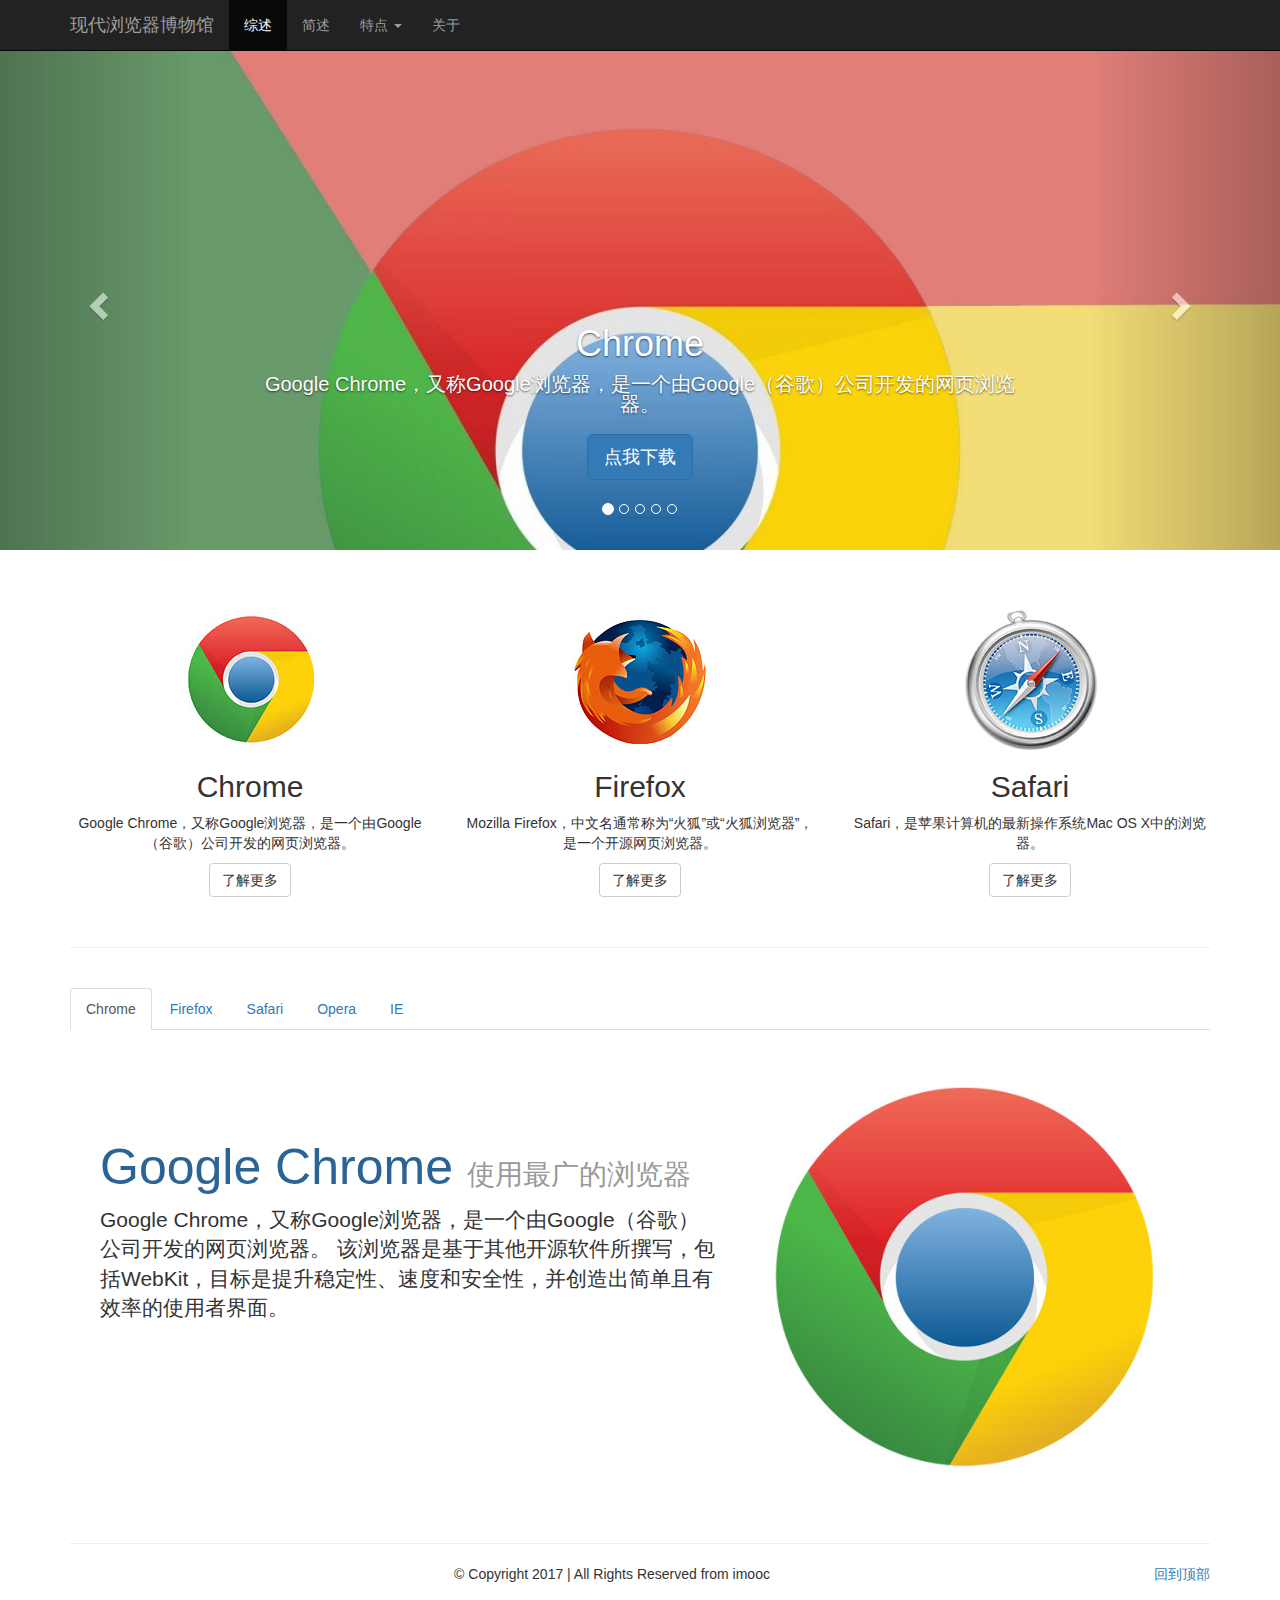
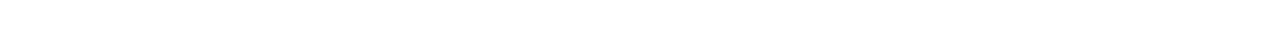
<file: index.html>
<!DOCTYPE html>
<html lang="en">
<head>
    <meta charset="UTF-8">
    <meta http-equiv="X-UA-COMPATIBLE" content="IE=edge">
    <meta name="viewport" content="width=device-width, initial-scale=1">
    <title>现代浏览器博物馆</title>
    <link rel="stylesheet" href="css/bootstrap.min.css">
    <link rel="stylesheet" href="css/index.css">
    <!--[if lt IE 9]>
    <script src="js/html5shiv.js"></script>
    <script src="js/respond.min.js"></script>
    <![endif]-->
</head>
<body>
    <nav class="navbar navbar-default navbar-fixed-top navbar-inverse">
        <div class="container">
            <!-- Brand and toggle get grouped for better mobile display -->
            <div class="navbar-header">
                <button type="button" class="navbar-toggle collapsed" data-toggle="collapse"
                        data-target="#demo-navbar" aria-expanded="false">
                    <span class="sr-only">Toggle navigation</span>
                    <span class="icon-bar"></span>
                    <span class="icon-bar"></span>
                    <span class="icon-bar"></span>
                </button>
                <a class="navbar-brand" href="#">现代浏览器博物馆</a>
            </div>

            <!-- Collect the nav links, forms, and other content for toggling -->
            <div class="collapse navbar-collapse" id="demo-navbar">
                <ul class="nav navbar-nav">
                    <li class="active"><a href="#carousel-example-generic">综述<span class="sr-only">(current)</span></a></li>
                    <li><a href="#summary-container">简述</a></li>
                    <li class="dropdown">
                        <a href="#" class="dropdown-toggle" data-toggle="dropdown" role="button"
                           aria-haspopup="true" aria-expanded="false">特点 <span class="caret"></span></a>
                        <ul class="dropdown-menu">
                            <li><a href="#chrome">Chrome</a></li>
                            <li><a href="#firefox">Firefox</a></li>
                            <li><a href="#safari">Safari</a></li>
                            <li><a href="#opera">Opera</a></li>
                            <li><a href="#ie">IE</a></li>
                        </ul>
                    </li>
                    <li><a href="#" data-toggle="modal" data-target="#about">关于</a></li>
                </ul>
            </div><!-- /.navbar-collapse -->
        </div><!-- /.container-fluid -->
    </nav>
    <div id="carousel-example-generic" class="carousel slide" data-ride="carousel">
        <!-- Indicators -->
        <ol class="carousel-indicators">
            <li data-target="#carousel-example-generic" data-slide-to="0" class="active"></li>
            <li data-target="#carousel-example-generic" data-slide-to="1"></li>
            <li data-target="#carousel-example-generic" data-slide-to="2"></li>
            <li data-target="#carousel-example-generic" data-slide-to="3"></li>
            <li data-target="#carousel-example-generic" data-slide-to="4"></li>
        </ol>

        <!-- Wrapper for slides -->
        <div class="carousel-inner" role="listbox">
            <div class="item active">
                <img src="images/chrome-big.jpg" alt="chrome">
                <div class="carousel-caption">
                    <h1>Chrome</h1>
                    <p>Google Chrome，又称Google浏览器，是一个由Google（谷歌）公司开发的网页浏览器。</p>
                    <p><a class="btn btn-primary btn-lg" href="http://www.google.cn/intl/zh-CN/chrome/browser/"
                    target="_blank">点我下载</a></p>
                </div>
            </div>
            <div class="item">
                <img src="images/firefox-big.jpg" alt="firefox">
                <div class="carousel-caption">
                    <h1>Firefox</h1>
                    <p>Mozilla Firefox，中文名通常称为“火狐”或“火狐浏览器”，是一个开源网页浏览器。</p>
                    <p><a class="btn btn-lg btn-primary" href="http://www.firefox.com.cn/download/" target="_blank"
                          role="button">点我下载</a></p>
                </div>
            </div>
            <div class="item">
                <img src="images/safari-big.jpg" alt="safari">
                <div class="carousel-caption">
                    <h1>Safari</h1>
                    <p>Safari，是苹果计算机的最新操作系统Mac OS X中的浏览器。</p>
                    <p><a class="btn btn-lg btn-primary" href="http://www.apple.com/cn/safari/" target="_blank"
                          role="button">点我下载</a></p>
                </div>
            </div>
            <div class="item">
                <img src="images/opera-big.jpg" alt="opera">
                <div class="carousel-caption">
                    <h1>Opera</h1>
                    <p>Opera浏览器，是一款挪威Opera Software ASA公司制作的支持多页面标签式浏览的网络浏览器。</p>
                    <p><a class="btn btn-lg btn-primary" href="http://www.opera.com/zh-cn" target="_blank"
                          role="button">点我下载</a></p>
                </div>
            </div>
            <div class="item">
                <img src="images/ie-big.jpg" alt="ie">
                <div class="carousel-caption">
                    <h1>IE</h1>
                    <p>Internet Explorer，简称 IE，是微软公司推出的一款网页浏览器。</p>
                    <p><a class="btn btn-lg btn-primary" href="http://ie.microsoft.com/" target="_blank"
                          role="button">点我下载</a></p>
                </div>
            </div>
        </div>
        <!-- Controls -->
        <a class="left carousel-control" href="#carousel-example-generic" role="button" data-slide="prev">
            <span class="glyphicon glyphicon-chevron-left" aria-hidden="true"></span>
            <span class="sr-only">Previous</span>
        </a>
        <a class="right carousel-control" href="#carousel-example-generic" role="button" data-slide="next">
            <span class="glyphicon glyphicon-chevron-right" aria-hidden="true"></span>
            <span class="sr-only">Next</span>
        </a>
    </div>
    <div class="container" id="summary-container">
        <div class="row">
            <div class="col-md-4">
                <img src="images/chrome-logo-small.jpg" alt="chrome">
                <h2>Chrome</h2>
                <p>Google Chrome，又称Google浏览器，是一个由Google（谷歌）公司开发的网页浏览器。</p>
                <p><a class="btn btn-default" href="#chrome" role="button">了解更多</a></p>
            </div>
            <div class="col-md-4">
                <img class="img-circle" src="images/firefox-logo-small.jpg" alt="firefox">
                <h2>Firefox</h2>
                <p>Mozilla Firefox，中文名通常称为“火狐”或“火狐浏览器”，是一个开源网页浏览器。</p>
                <p><a class="btn btn-default" href="#firefox" role="button">了解更多</a></p>
            </div>
            <div class="col-md-4">
                <img class="img-circle" src="images/safari-logo-small.jpg" alt="safari">
                <h2>Safari</h2>
                <p>Safari，是苹果计算机的最新操作系统Mac OS X中的浏览器。</p>
                <p><a class="btn btn-default" href="#safari" role="button">了解更多</a></p>
            </div>
        </div>
        <hr>
        <!-- Nav tabs -->
        <ul class="nav nav-tabs" role="tablist" id="tab-list">
            <li role="presentation" class="active"><a href="#chrome" aria-controls="home" role="tab" data-toggle="tab">Chrome</a></li>
            <li role="presentation"><a href="#firefox" aria-controls="profile" role="tab" data-toggle="tab">Firefox</a></li>
            <li role="presentation"><a href="#safari" aria-controls="messages" role="tab" data-toggle="tab">Safari</a></li>
            <li role="presentation"><a href="#opera" aria-controls="settings" role="tab" data-toggle="tab">Opera</a></li>
            <li role="presentation"><a href="#ie" aria-controls="settings" role="tab" data-toggle="tab">IE</a></li>
        </ul>

        <!-- Tab panes -->
        <div class="tab-content">
            <div role="tabpanel" class="tab-pane active" id="chrome">
                <div class="row feature">
                    <div class="col-md-7">
                        <h2 class="feature-heading">Google Chrome <span
                                class="text-muted">使用最广的浏览器</span></h2>
                        <p class="lead">Google Chrome，又称Google浏览器，是一个由Google（谷歌）公司开发的网页浏览器。
                            该浏览器是基于其他开源软件所撰写，包括WebKit，目标是提升稳定性、速度和安全性，并创造出简单且有效率的使用者界面。</p>
                    </div>
                    <div class="col-md-5">
                        <img class="feature-image img-responsive" src="images/chrome-logo.jpg"
                             alt="Chrome">
                    </div>
                </div>
            </div>
            <div role="tabpanel" class="tab-pane" id="firefox">
                <div class="row feature">
                    <div class="col-md-5">
                        <img class="feature-image img-responsive" src="images/firefox-logo.jpg"
                             alt="Firefox">
                    </div>
                    <div class="col-md-7">
                        <h2 class="feature-heading">Mozilla Firefox <span class="text-muted">美丽的狐狸</span></h2>
                        <p class="lead">Mozilla Firefox，中文名通常称为“火狐”或“火狐浏览器”，是一个开源网页浏览器，
                            使用Gecko引擎（非ie内核），支持多种操作系统如Windows、Mac和linux。</p>
                    </div>
                </div>
            </div>
            <div role="tabpanel" class="tab-pane" id="safari">
                <div class="row feature">
                    <div class="col-md-7">
                        <h2 class="feature-heading">Safari <span class="text-muted">Mac用户首选</span></h2>
                        <p class="lead">Safari，是苹果计算机的最新操作系统Mac OS X中的浏览器，使用了KDE的KHTML作为浏览器的运算核心。
                            Safari在2003年1月7日首度发行测试版，并成为Mac OS X v10.3与之后的默认浏览器，也是iPhone与IPAD和iPod touch的指定浏览器。</p>
                    </div>
                    <div class="col-md-5">
                        <img class="feature-image img-responsive" src="images/safari-logo.jpg"
                             alt="Safari">
                    </div>
                </div>
            </div>
            <div role="tabpanel" class="tab-pane" id="opera">
                <div class="row feature">
                    <div class="col-md-5">
                        <img class="feature-image img-responsive" src="images/opera-logo.jpg"
                             alt="Opera">
                    </div>
                    <div class="col-md-7">
                        <h2 class="feature-heading">Opera <span class="text-muted">小众但易用</span>
                        </h2>
                        <p class="lead">Opera浏览器，是一款挪威Opera Software ASA公司制作的支持多页面标签式浏览的网络浏览器。
                            是跨平台浏览器可以在Windows、Mac和Linux三个操作系统平台上运行。.</p>
                    </div>
                </div>
            </div>
            <div role="tabpanel" class="tab-pane" id="ie">
                <div class="row feature">
                    <div class="col-md-7">
                        <h2 class="feature-heading">IE <span class="text-muted">你懂的</span></h2>
                        <p class="lead">Internet Explorer，原称Microsoft Internet Explorer(6版本以前)和Windows Internet
                            Explorer(7，8，9，10版本)，
                            简称IE，是美国微软公司推出的一款网页浏览器。它采用的排版引擎(俗称内核)为Trident。</p>
                    </div>
                    <div class="col-md-5">
                        <img class="feature-image img-responsive" src="images/ie-logo.jpg"
                             alt="IE">
                    </div>
                </div>
            </div>
            <hr>
        </div>
        <footer>
            <p class="pull-right"><a href="#top">回到顶部</a></p>
            <p class="text-center">© Copyright 2017 | All Rights Reserved from imooc</p>
        </footer>
    </div>
    <div class="modal fade" tabindex="-1" role="dialog" id="about">
        <div class="modal-dialog" role="document">
            <div class="modal-content">
                <div class="modal-header">
                    <button type="button" class="close" data-dismiss="modal" aria-label="Close"><span aria-hidden="true">&times;</span></button>
                    <h4 class="modal-title">关于</h4>
                </div>
                <div class="modal-body">
                    <p>现代浏览器博物馆介绍了当下流行的几种浏览器。看官们可自行下载。</p>
                </div>
                <div class="modal-footer">
                    <button type="button" class="btn btn-default" data-dismiss="modal">了解了</button>
                </div>
            </div><!-- /.modal-content -->
        </div><!-- /.modal-dialog -->
    </div><!-- /.modal -->
    <script src="js/jquery-1.11.1.min.js"></script>
    <script src="js/WapRoot.js"></script>
    <script src="js/bootstrap.min.js"></script>
    <script>
        $(document).ready(function(){
            $("#demo-navbar .dropdown-menu a").click(function(){
                var href= $(this).attr('href');
                $("#tab-list a[href="+href+"]").tab("show");
            })
            $("#summary-container a").click(function(){
                var href= $(this).attr('href');
                $("#tab-list a[href="+href+"]").tab("show");
                $("#demo-navbar").carousel(0);
            })
        })
    </script>
</body>
</html>
</file>
<file: css/index.css>
body{
    padding-top: .5rem;
    padding-bottom: .5rem;
}
.carousel{
     height: 5rem;
     background-color: #000;
 }
.carousel .item{
    height: 5rem;
    background-color: #000;
}
.carousel-caption p{
    margin-bottom: .2rem;
    font-size: .2rem;
    line-height: .2rem;
}
#summary-container .col-md-4{
    margin-top: .6rem;
    text-align: center;
}
.container>hr{
    margin: .4rem 0;
}
.feature{
    padding: .3rem;
}
.feature-heading{
    font-size: .5rem;
    color: #2a6496;
    margin-top: .8rem;
}
.feature-heading .text-muted{
    font-size: .28rem;
    color: #999;;
}
</file>
